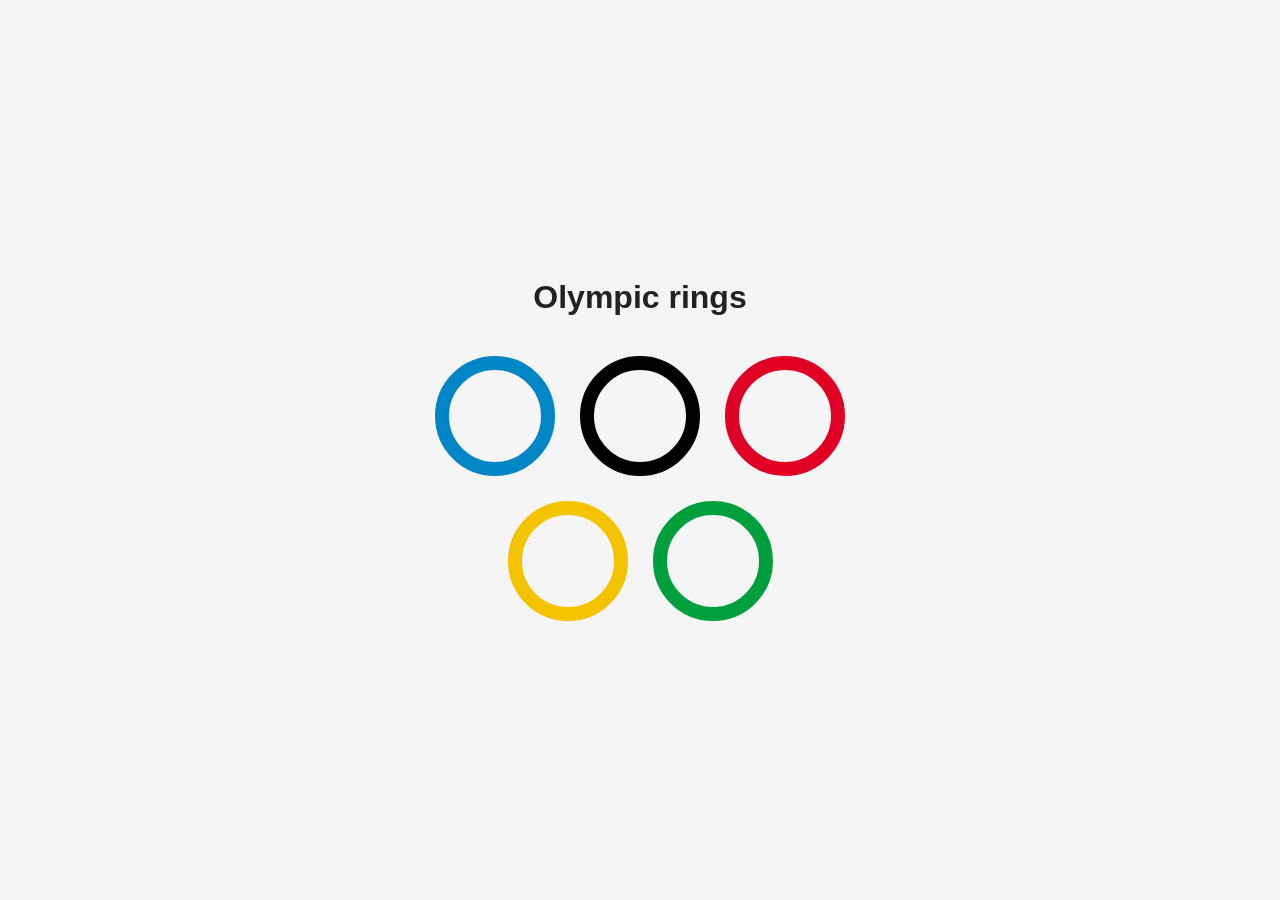
<file: HW_04_rings/index.html>
<!DOCTYPE html>
<html lang="ru">
<head>
  <meta charset="UTF-8">
  <meta name="viewport" content="width=device-width, initial-scale=1.0">
  <title>Olympic rings</title>
  <link rel="stylesheet" href="css/style.css">
</head>
<body>
  <main class="page">
    <h1>Olympic rings</h1>

    <section class="rings" aria-label="Пять разноцветных олимпийских колец ">
      <div class="row row-top">
        <div class="ring ring-blue"></div>
        <div class="ring ring-black"></div>
        <div class="ring ring-red"></div>
      </div>

      <div class="row row-bottom">
        <div class="ring ring-yellow"></div>
        <div class="ring ring-green"></div>
      </div>
    </section>
  </main>
</body>
</html>
</file>
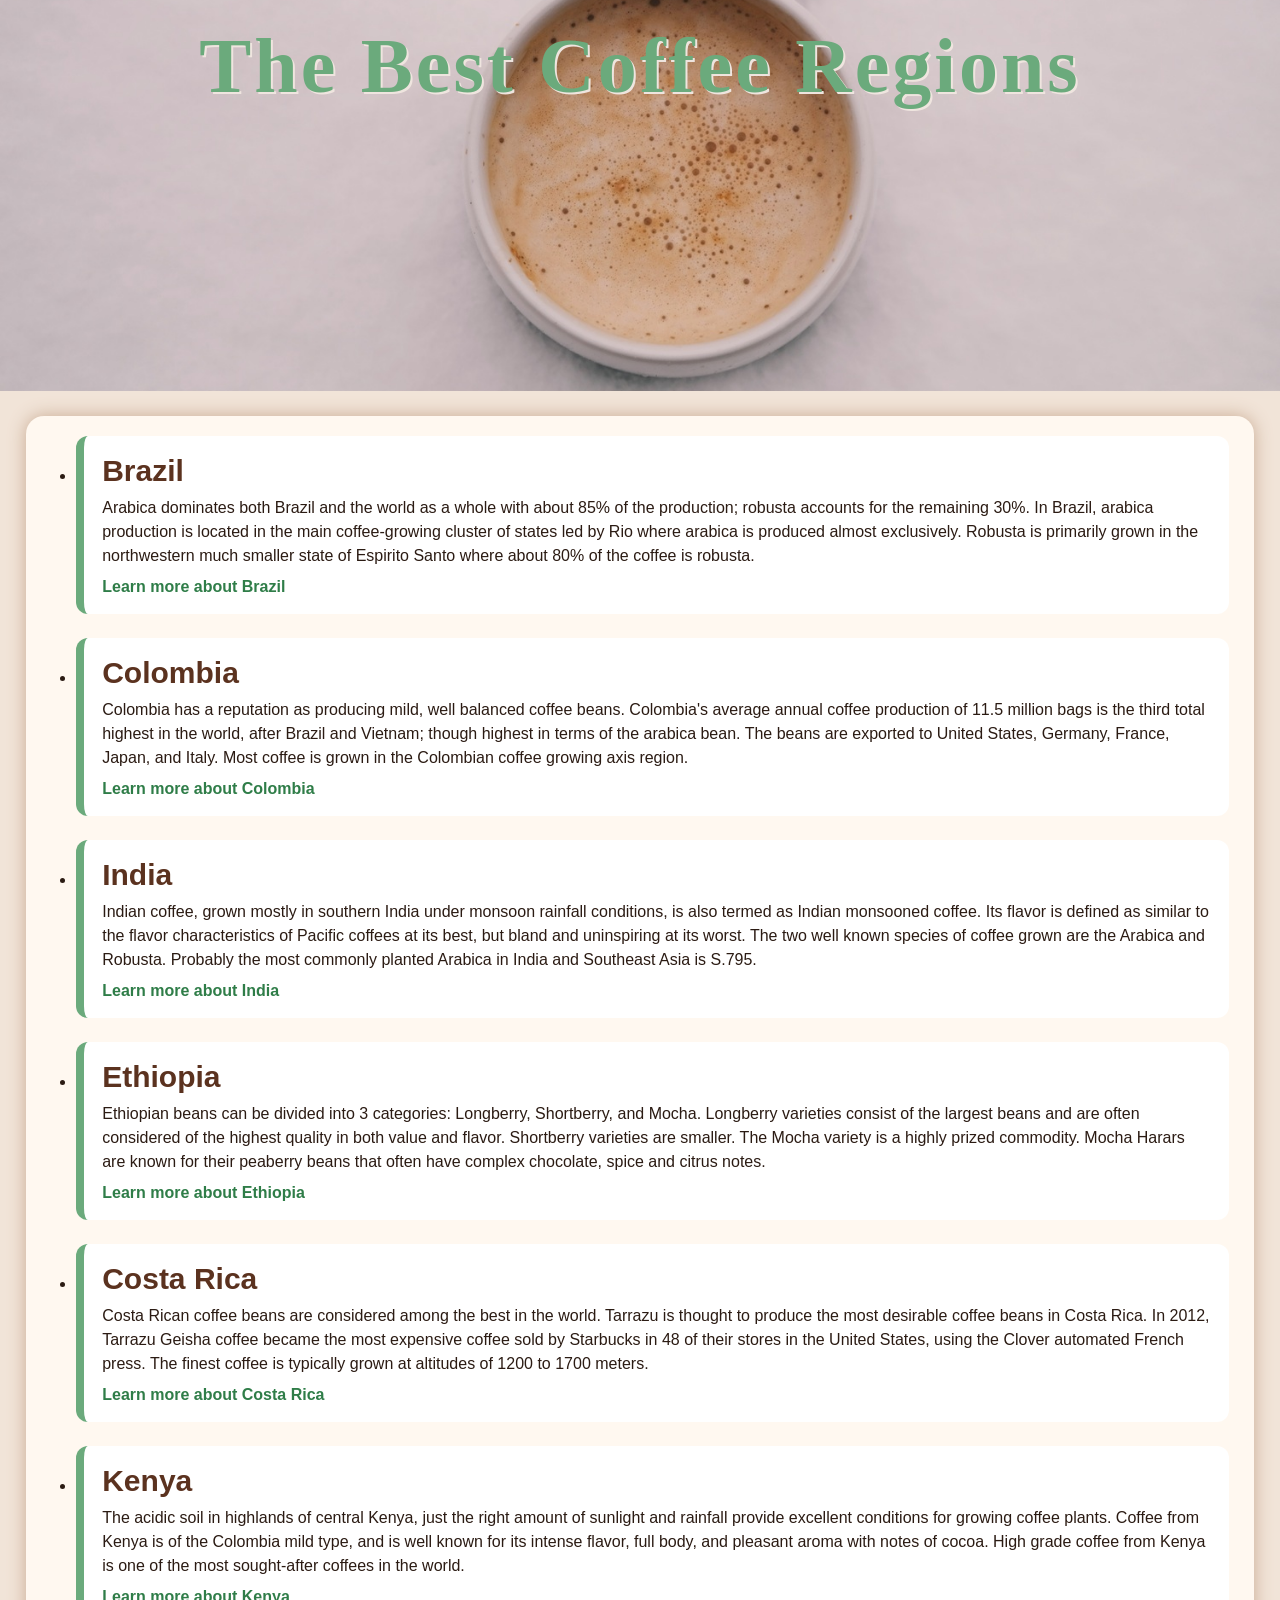
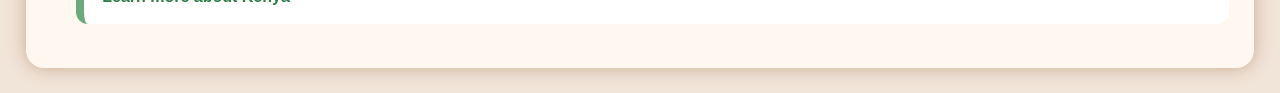
<file: HW_05_Coffee_FIX/src/index.html>
<!DOCTYPE html>
<html lang="en">
<head>
    <meta charset="UTF-8">
    <meta name="viewport" content="width=device-width, initial-scale=1.0">
    <title>The Best Coffee Regions</title>
    <link rel="stylesheet" href="../css/style.css">
</head>
<body>
    <div class="header">
        <h1>The Best Coffee Regions</h1>
    </div>

    <div class="main">
        <ul>
            <li>
                <h2>Brazil</h2>
                <p>
                    Arabica dominates both Brazil and the world as a whole with about 85% of the production;
                    robusta accounts for the remaining 30%. In Brazil, arabica production is located in the main
                    coffee-growing cluster of states led by Rio where arabica is produced almost exclusively.
                    Robusta is primarily grown in the northwestern much smaller state of Espirito Santo where
                    about 80% of the coffee is robusta.
                </p>
                <a href="https://en.wikipedia.org/wiki/Brazil" target="_blank">Learn more about Brazil</a>
            </li>

            <li>
                <h2>Colombia</h2>
                <p>
                    Colombia has a reputation as producing mild, well balanced coffee beans. Colombia's average
                    annual coffee production of 11.5 million bags is the third total highest in the world, after
                    Brazil and Vietnam; though highest in terms of the arabica bean. The beans are exported to
                    United States, Germany, France, Japan, and Italy. Most coffee is grown in the Colombian coffee
                    growing axis region.
                </p>
                <a href="https://en.wikipedia.org/wiki/Colombia" target="_blank">Learn more about Colombia</a>
            </li>

            <li>
                <h2>India</h2>
                <p>
                    Indian coffee, grown mostly in southern India under monsoon rainfall conditions, is also termed
                    as Indian monsooned coffee. Its flavor is defined as similar to the flavor characteristics of
                    Pacific coffees at its best, but bland and uninspiring at its worst. The two well known species
                    of coffee grown are the Arabica and Robusta. Probably the most commonly planted Arabica in India
                    and Southeast Asia is S.795.
                </p>
                <a href="https://en.wikipedia.org/wiki/India" target="_blank">Learn more about India</a>
            </li>

            <li>
                <h2>Ethiopia</h2>
                <p>
                    Ethiopian beans can be divided into 3 categories: Longberry, Shortberry, and Mocha. Longberry
                    varieties consist of the largest beans and are often considered of the highest quality in both
                    value and flavor. Shortberry varieties are smaller. The Mocha variety is a highly prized
                    commodity. Mocha Harars are known for their peaberry beans that often have complex chocolate,
                    spice and citrus notes.
                </p>
                <a href="https://en.wikipedia.org/wiki/Ethiopia" target="_blank">Learn more about Ethiopia</a>
            </li>

            <li>
                <h2>Costa Rica</h2>
                <p>
                    Costa Rican coffee beans are considered among the best in the world. Tarrazu is thought to
                    produce the most desirable coffee beans in Costa Rica. In 2012, Tarrazu Geisha coffee became
                    the most expensive coffee sold by Starbucks in 48 of their stores in the United States, using
                    the Clover automated French press. The finest coffee is typically grown at altitudes of 1200
                    to 1700 meters.
                </p>
                <a href="https://en.wikipedia.org/wiki/Costa_Rica" target="_blank">Learn more about Costa Rica</a>
            </li>

            <li>
                <h2>Kenya</h2>
                <p>
                    The acidic soil in highlands of central Kenya, just the right amount of sunlight and rainfall
                    provide excellent conditions for growing coffee plants. Coffee from Kenya is of the Colombia
                    mild type, and is well known for its intense flavor, full body, and pleasant aroma with notes
                    of cocoa. High grade coffee from Kenya is one of the most sought-after coffees in the world.
                </p>
                <a href="https://en.wikipedia.org/wiki/Kenya" target="_blank">Learn more about Kenya</a>
            </li>
        </ul>
    </div>
</body>
</html>
</file>
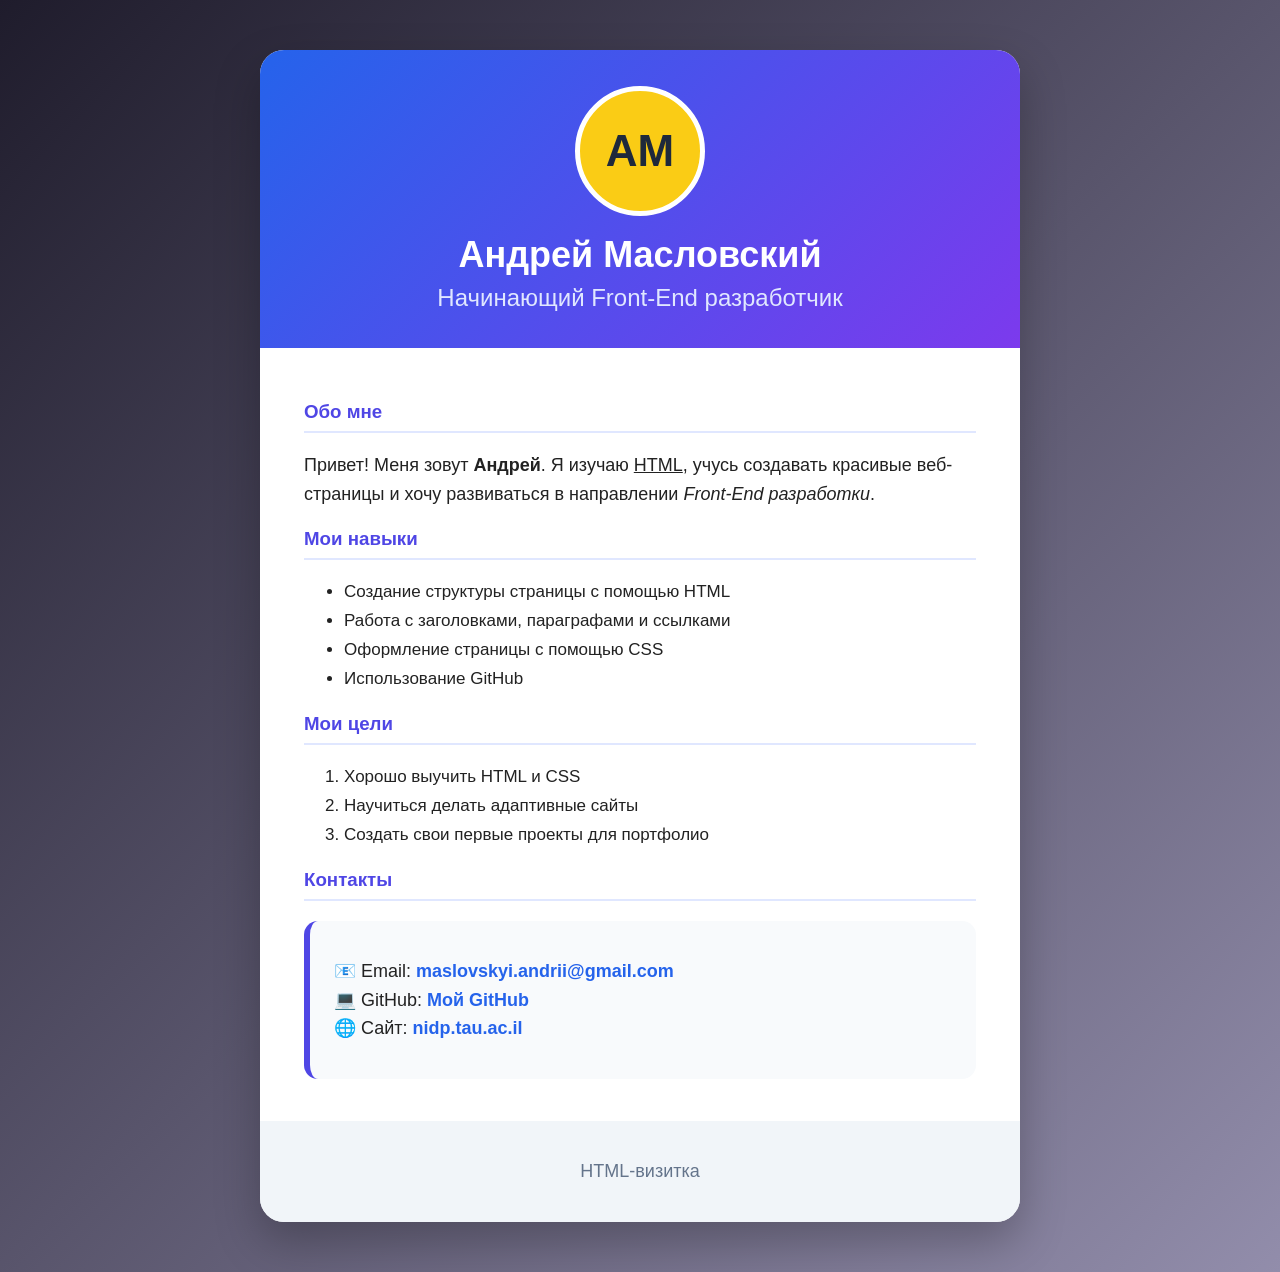
<file: L_02/index_Andrii_Maslovskyi.html>
<!DOCTYPE html>
<html lang="ru">
<head>
    <meta charset="UTF-8">
    <meta name="viewport" content="width=device-width, initial-scale=1.0">
    <title>Визитка — Андрей Масловский</title>
    <style>
        body {
            margin: 0;
            font-family: Arial, Helvetica, sans-serif;
            background: linear-gradient(135deg, #1f1c2c, #928dab);
            color: #222222;
        }

        .card {
            width: 760px;
            margin: 50px auto;
            background: #ffffff;
            border-radius: 24px;
            overflow: hidden;
            box-shadow: 0 20px 45px rgba(0, 0, 0, 0.25);
        }

        .top {
            background: linear-gradient(135deg, #2563eb, #7c3aed);
            color: white;
            padding: 36px;
            text-align: center;
        }

        .avatar {
            width: 120px;
            height: 120px;
            margin: 0 auto 18px;
            border-radius: 50%;
            border: 5px solid white;
            background: #facc15;
            color: #1e293b;
            font-size: 44px;
            font-weight: bold;
            line-height: 120px;
        }

        h1 {
            margin: 10px 0 8px;
            font-size: 36px;
        }

        h2 {
            margin: 0;
            font-weight: normal;
            color: #e0e7ff;
        }

        .content {
            padding: 34px 44px 42px;
        }

        h3 {
            color: #4f46e5;
            border-bottom: 2px solid #e0e7ff;
            padding-bottom: 8px;
        }

        p {
            font-size: 18px;
            line-height: 1.6;
        }

        ul, ol {
            font-size: 17px;
            line-height: 1.7;
        }

        .contacts {
            background: #f8fafc;
            border-left: 6px solid #4f46e5;
            padding: 18px 24px;
            border-radius: 14px;
            margin-top: 20px;
        }

        a {
            color: #2563eb;
            font-weight: bold;
            text-decoration: none;
        }

        a:hover {
            text-decoration: underline;
        }

        .footer {
            text-align: center;
            padding: 18px;
            background: #f1f5f9;
            color: #64748b;
        }
    </style>
</head>
<body>
    <div class="card">
        <div class="top">
            <div class="avatar">AM</div>
            <h1>Андрей Масловский</h1>
            <h2>Начинающий Front-End разработчик</h2>
        </div>

        <div class="content">
            <h3>Обо мне</h3>
            <p>
                Привет! Меня зовут <b>Андрей</b>. Я изучаю <u>HTML</u>,
                учусь создавать красивые веб-страницы и хочу развиваться
                в направлении <i>Front-End разработки</i>.
            </p>

            <h3>Мои навыки</h3>
            <ul>
                <li>Создание структуры страницы с помощью HTML</li>
                <li>Работа с заголовками, параграфами и ссылками</li>
                <li>Оформление страницы с помощью CSS</li>
                <li>Использование GitHub</li>
            </ul>

            <h3>Мои цели</h3>
            <ol>
                <li>Хорошо выучить HTML и CSS</li>
                <li>Научиться делать адаптивные сайты</li>
                <li>Создать свои первые проекты для портфолио</li>
            </ol>

            <h3>Контакты</h3>
            <div class="contacts">
                <p>
                    📧 Email: <a href="mailto:maslovskyi.andrii@gmail.com">maslovskyi.andrii@gmail.com</a><br>
                    💻 GitHub: <a href="https://github.com/MaslovskyiAndrii" target="_blank">Мой GitHub</a><br>
                    🌐 Сайт: <a href="https://nidp.tau.ac.il" target="_blank">nidp.tau.ac.il</a>
                </p>
            </div>
        </div>

        <div class="footer">
            <p>HTML-визитка</p>
        </div>
    </div>
</body>
</html>
</file>
<file: HW_04_rings/css/style.css>
* {
  box-sizing: border-box;
}

body {
  margin: 0;
  min-height: 100vh;
  font-family: Arial, sans-serif;
  background-color: #f5f5f5;
}

.page {
  min-height: 100vh;
  display: flex;
  flex-direction: column;
  justify-content: center;
  align-items: center;
  gap: 40px;
}

h1 {
  margin: 0;
  font-size: 32px;
  color: #222;
}

.rings {
  display: flex;
  flex-direction: column;
  align-items: center;
  gap: 25px;
}

.row {
  display: flex;
  justify-content: center;
  gap: 25px;
}

.ring {
  width: 120px;
  height: 120px;
  border: 14px solid;
  border-radius: 50%;
  background-color: transparent;
}

.ring-blue {
  border-color: #0085c7;
}

.ring-black {
  border-color: #000000;
}

.ring-red {
  border-color: #df0024;
}

.ring-yellow {
  border-color: #f4c300;
}

.ring-green {
  border-color: #009f3d;
}
</file>
<file: HW_05_Coffee_FIX/css/style.css>
body {
    margin: 0;
    font-family: Arial, Helvetica, sans-serif;
    background-color: #f1e4d8;
    color: #2b1b13;
}

.header {
    height: 390px;
    background-image: url('../Images/coffee-bgnd.jpeg');
    background-size: cover;
    background-position: center;
    text-align: center;
    padding-top: 1px;
}

.header h1 {
    margin-top: 20px;
    color: #6baa7c;
    font-size: 78px;
    font-family: "Comic Sans MS", "Trebuchet MS", cursive;
    letter-spacing: 3px;
    text-shadow: 2px 2px 0 #efe5df;
}

.main {
    width: 92%;
    margin: 25px auto;
    background-color: #fff8f0;
    padding: 20px 25px;
    border-radius: 18px;
    box-shadow: 0 0 18px #c9aa92;
}

ul {
    margin: 0;
    padding-left: 25px;
}

li {
    margin-bottom: 24px;
    padding: 18px;
    background-color: #ffffff;
    border-left: 8px solid #6baa7c;
    border-radius: 12px;
}

h2 {
    margin: 0 0 8px 0;
    color: #5b321f;
    font-size: 30px;
}

p {
    margin: 0 0 10px 0;
    font-size: 16px;
    line-height: 1.5;
}

a {
    color: #2f7d48;
    font-weight: bold;
    text-decoration: none;
}

a:hover {
    text-decoration: underline;
}
</file>
